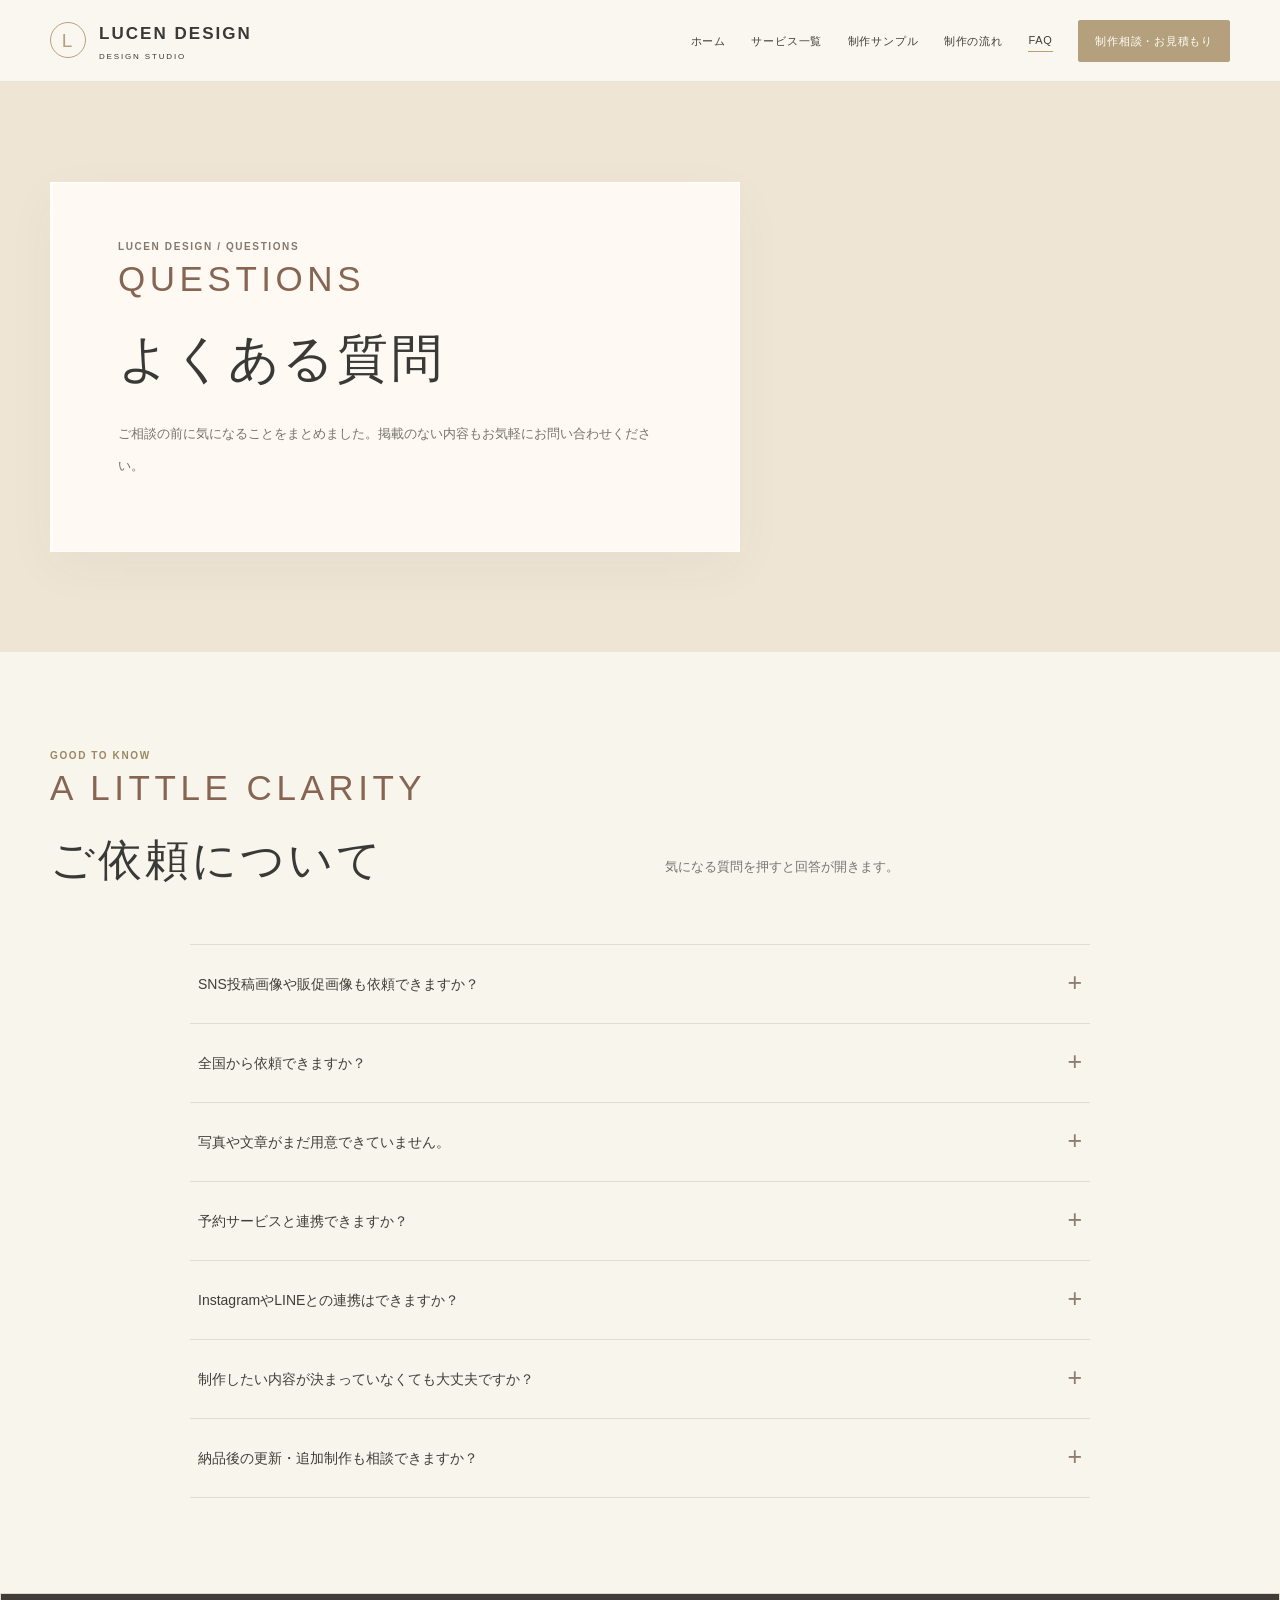
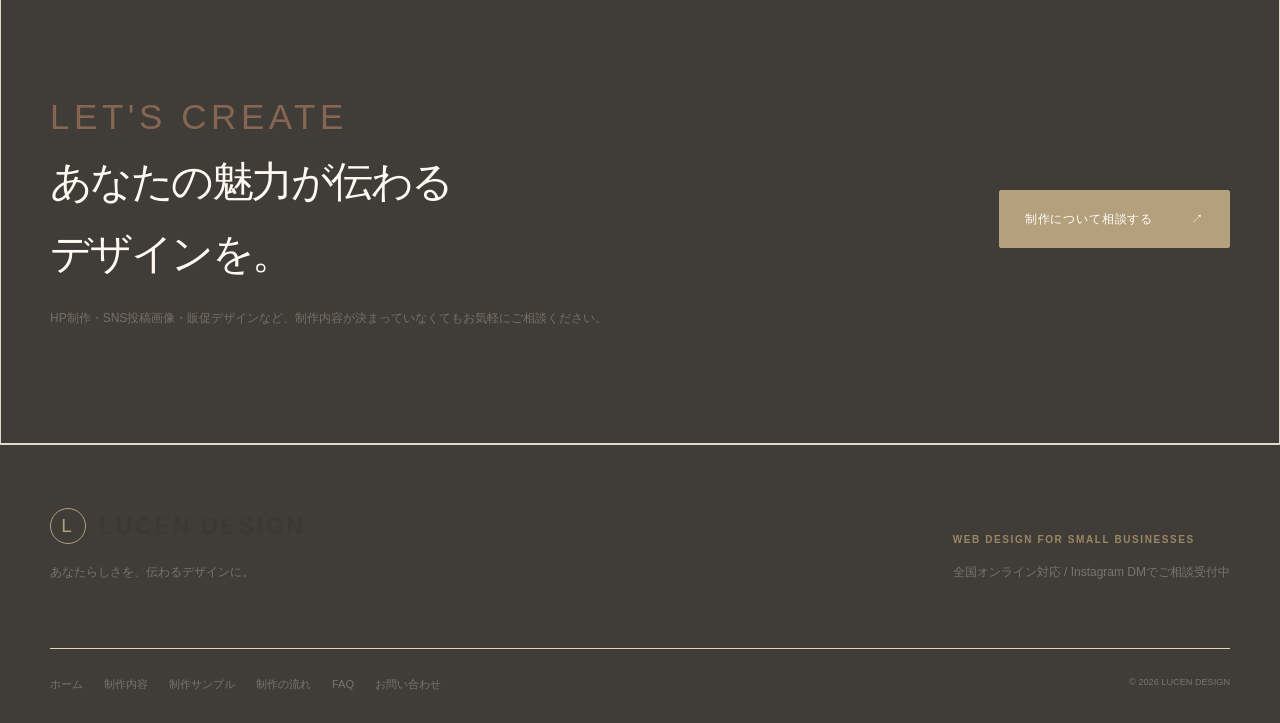
<file: faq/index.html>
<!doctype html><html lang="ja"><head><meta charset="utf-8"><meta name="viewport" content="width=device-width,initial-scale=1"><meta name="theme-color" content="#f8f5ed"><meta name="description" content="LUCEN DESIGNへのホームページ制作依頼についてのよくある質問。"><meta property="og:title" content="LUCEN DESIGN | よくある質問"><meta property="og:description" content="LUCEN DESIGNへのホームページ制作依頼についてのよくある質問。"><meta property="og:type" content="website"><link rel="canonical" href="https://vbpzvm6dhc-svg.github.io/shop-website-projects/faq/"><meta name="design-version" content="LUCEN Editorial Glass v5 Production | 2026-11-01"><title>よくある質問 | LUCEN DESIGN</title><style>
:root{--ink:#403d38;--muted:#756f65;--cream:#f8f5ed;--milk:#fffdf8;--stone:#e9e3da;--taupe:#b6a078;--forest:#b6a078;--line:rgba(76,67,57,.19);--sans:Arial,'Hiragino Kaku Gothic ProN',sans-serif;}
*{box-sizing:border-box}html{scroll-behavior:smooth;scroll-padding-top:86px}body{margin:0;background:var(--cream);font:400 14px/2 var(--sans);color:var(--ink);-webkit-font-smoothing:antialiased}
a{color:inherit;text-decoration:none}a:focus-visible,summary:focus-visible{outline:2px solid #b6a078;outline-offset:5px}button{font:inherit}img{max-width:100%;display:block}::selection{background:#dbcbbc;color:#292620}
.wrap{width:min(100% - 84px,1180px);margin-inline:auto}.eyebrow{display:block;font:600 10px/1.8 Arial,sans-serif;letter-spacing:.23em;text-transform:uppercase}.editorial-label{font-family:Arial,sans-serif;font-style:normal;font-weight:500;font-size:clamp(25px,3.2vw,44px);line-height:1.25;color:#b6a078;letter-spacing:.085em;display:block;text-transform:uppercase}.section{padding:108px 0}.section-head{display:grid;grid-template-columns:1fr 1fr;gap:50px;align-items:end;margin-bottom:48px}.section-head h2,.title{font-weight:400;font-size:clamp(29px,3.4vw,48px);line-height:1.65;letter-spacing:-.065em;margin:14px 0 0}.section-head p,.lead{color:var(--muted);font-size:13px;line-height:2.5}.muted{color:var(--muted)}.small{font-size:11px}.line{border-top:1px solid var(--line)}.button{display:inline-flex;align-items:center;justify-content:space-between;gap:38px;padding:16px 25px;background:var(--forest);color:white;font-size:12px;font-weight:500;letter-spacing:.04em;min-width:225px;transition:background .2s,transform .2s}.button:hover{background:#a48b5f;transform:translateY(-2px)}.button.ghost{background:transparent;color:var(--ink);border:1px solid #898075}.text-link{font-size:12px;letter-spacing:.04em;border-bottom:1px solid currentColor;padding-bottom:5px;display:inline-flex;gap:26px;align-items:center}.text-link:hover{opacity:.66}.footnote{font-size:11px;color:#847d73}
.site-header{height:82px;position:sticky;top:0;z-index:30;background:rgba(248,246,241,.92);border-bottom:1px solid rgba(70,63,54,.12);-webkit-backdrop-filter:blur(18px);backdrop-filter:blur(18px)}.header-inner{height:100%;display:flex;align-items:center;justify-content:space-between;gap:25px}.brand{display:flex;align-items:center;gap:13px;white-space:nowrap;font-size:17px;font-weight:600;letter-spacing:.12em}.brand-symbol{display:grid;place-items:center;border:1px solid #b6a078;width:36px;height:36px;border-radius:50%;font:400 19px/1 Arial,sans-serif;color:#b6a078}.brand small{display:block;font-size:8px;letter-spacing:.23em;font-weight:500;margin-top:0;line-height:1.6}.nav{display:flex;gap:clamp(12px,2vw,29px);align-items:center}.nav a{font-size:11px;white-space:nowrap;letter-spacing:.02em}.nav a[aria-current=page]{border-bottom:1px solid #655f56}.nav .contact-link{background:var(--forest);padding:9px 16px;color:#fff}.site-footer{background:#403d38;color:#e9e6de;padding:58px 0 28px}.footer-top{display:flex;justify-content:space-between;gap:35px;align-items:end;padding-bottom:52px}.footer-top .brand{font-size:23px}.footer-top p{font-size:12px;color:#756f65}.footer-links{border-top:1px solid #e0d4bf;padding-top:24px;display:flex;gap:21px;flex-wrap:wrap;font-size:11px;color:#dddcd4}.footer-links small{margin-left:auto;color:#756f65}
.hero{position:relative;min-height:730px;height:min(88svh,980px);background:#b7afa4 url('https://images.unsplash.com/photo-1497366811353-6870744d04b2?auto=format&fit=crop&w=2200&q=88') center 55%/cover no-repeat;isolation:isolate}.hero:after{content:"";position:absolute;inset:0;background:linear-gradient(90deg,rgba(26,26,22,.12),transparent 80%);z-index:-1}.hero-inner{height:100%;display:flex;align-items:center}.glass{background:rgba(252,249,242,.89);border:1px solid rgba(255,255,255,.77);box-shadow:0 25px 80px rgba(31,27,22,.16);backdrop-filter:blur(9px);-webkit-backdrop-filter:blur(9px)}.hero-panel{width:min(670px,67%);padding:clamp(35px,5vw,78px);position:relative}.hero-panel:after{content:"";display:block;width:65px;height:1px;background:#b6a078;margin-top:35px}.hero-panel .editorial-label{font-size:clamp(37px,5vw,66px);margin:0 0 -8px}.hero-panel h1{font-size:clamp(34px,4.1vw,59px);line-height:1.55;letter-spacing:-.07em;font-weight:400;margin:20px 0 25px}.hero-panel h1 span{display:block}.hero-panel p{font-size:13px;line-height:2.5;color:#5f594f;max-width:470px}.hero-actions{display:flex;align-items:center;gap:25px;flex-wrap:wrap;margin-top:34px}.hero-label{position:absolute;right:5vw;bottom:37px;font:500 10px/1.5 Arial,sans-serif;letter-spacing:.19em;color:white;text-shadow:0 1px 9px #333}.scroll-note{position:absolute;left:5vw;bottom:37px;font-size:10px;letter-spacing:.2em;color:#fff;text-shadow:0 1px 5px #333}
.ticker{border-bottom:1px solid var(--line);background:#fdfaf5}.ticker-inner{display:flex;justify-content:space-between;gap:20px;padding:16px 0;font:500 10px/1.8 Arial,sans-serif;letter-spacing:.19em;color:#8a8278}
.intro-grid{display:grid;grid-template-columns:37% 1fr;gap:9%;align-items:center}.portrait-frame{position:relative;min-height:540px}.portrait-frame img{height:540px;width:100%;object-fit:cover;filter:saturate(.74)}.portrait-label{position:absolute;bottom:-19px;right:-27px;background:rgba(251,249,245,.9);border:1px solid #fff;padding:20px 30px;backdrop-filter:blur(8px);font:400 27px/1.3 Arial,sans-serif;color:#b6a078}.intro-copy h2{font-size:clamp(28px,3.3vw,44px);line-height:1.8;font-weight:400;letter-spacing:-.065em;margin:10px 0 25px}.intro-copy p{color:var(--muted);font-size:13px;line-height:2.6}.intro-copy .text-link{margin-top:22px}
.work-section{background:#f3efe6}.projects{display:grid;grid-template-columns:1.16fr .84fr;gap:28px}.project{background:#f9f6ef;overflow:hidden;min-height:350px}.project-image{position:relative;height:380px;overflow:hidden;background:#cbb9a7}.project-image img{height:100%;width:100%;object-fit:cover;filter:saturate(.68)}.project-image:after{content:"";position:absolute;inset:0;background:linear-gradient(0deg,rgba(30,24,20,.42),transparent 65%)}.project-overlay{position:absolute;z-index:1;left:30px;bottom:28px;color:#fff;line-height:1.5}.project-overlay strong{font:400 clamp(27px,3vw,42px)/1.2 Arial,sans-serif;letter-spacing:.07em}.project-overlay small{display:block;font:500 10px/1.8 Arial,sans-serif;letter-spacing:.16em;margin-top:8px}.project-info{padding:25px 30px 30px;display:flex;justify-content:space-between;gap:20px;align-items:center}.project-info p{margin:0;font-size:11px;color:#6b655e;line-height:1.9}.project-info .arrow{font-size:24px}.project.alt .project-image{height:280px}.project.alt .project-info{padding-bottom:25px}.work-disclaimer{font-size:11px;color:#777168;margin:21px 0 0}
.values{display:grid;grid-template-columns:repeat(3,1fr);gap:28px;border-top:1px solid var(--line)}.value{padding-top:32px}.value .number{font:400 25px/1 Arial,sans-serif;color:#b6a078}.value h3{font-weight:500;font-size:19px;margin:23px 0 14px}.value p{font-size:12px;line-height:2.45;color:var(--muted)}
.story-strip{min-height:460px;display:flex;align-items:center;background:#bfb7ac url('https://images.unsplash.com/photo-1497366754035-f200968a6e72?auto=format&fit=crop&w=1400&q=85') center/cover no-repeat}.story-panel{padding:55px 65px;max-width:640px;margin-left:auto}.story-panel h2{font-size:clamp(26px,3vw,42px);font-weight:400;line-height:1.7;letter-spacing:-.06em;margin:0 0 23px}.story-panel p{font-size:12px;line-height:2.4;color:var(--muted)}
.steps{display:grid;grid-template-columns:repeat(4,1fr);gap:0;border-top:1px solid var(--line)}.step{padding:30px 23px 10px;border-right:1px solid var(--line)}.step:first-child{padding-left:0}.step:last-child{border-right:0}.step b{font:400 27px Arial,sans-serif;color:#b6a078}.step h3{font-size:16px;font-weight:500;margin:24px 0 10px}.step p{font-size:11px;line-height:2.2;color:var(--muted)}
.cta-section{background:#f0eadf;color:#fff;padding:100px 0}.cta-grid{display:flex;justify-content:space-between;align-items:center;gap:40px}.cta-grid h2{font-size:clamp(30px,3.3vw,46px);line-height:1.7;font-weight:400;letter-spacing:-.06em;margin:6px 0 18px}.cta-grid p{font-size:12px;color:#E1D1C2}.cta-grid .editorial-label{color:#b6a078}.cta-grid .button{background:#f8f5f0;color:#403d38}
.subhero{min-height:570px;background:#c8c0b6 url('https://images.unsplash.com/photo-1497366754035-f200968a6e72?auto=format&fit=crop&w=1400&q=85') center/cover no-repeat;display:flex;align-items:center}.subhero .glass{padding:55px 65px;width:min(690px,70%)}.subhero .editorial-label{font-size:55px;margin-bottom:-4px}.subhero h1{font-size:clamp(34px,4vw,57px);line-height:1.6;font-weight:400;letter-spacing:-.065em;margin:0 0 18px}.subhero p{font-size:13px;color:#655f55;line-height:2.5}.subhero .eyebrow{color:#84786e}.article-section{padding:95px 0}.article-grid{display:grid;grid-template-columns:1fr 1fr;gap:35px}.editorial-card{background:#fffdf8;border:1px solid var(--line);padding:34px;min-height:190px}.editorial-card h3{font-weight:500;font-size:19px;letter-spacing:-.02em;margin:0 0 13px}.editorial-card p{font-size:12px;color:var(--muted);line-height:2.5;margin:0}.editorial-card .eyebrow{color:#aa9583;margin-bottom:14px}.mini-list{padding:0;list-style:none}.mini-list li{padding:20px 0;border-bottom:1px solid var(--line);font-size:13px;color:var(--muted)}.mini-list li strong{display:inline-block;min-width:135px;color:var(--ink);font-weight:500}
.detail-visual{display:grid;grid-template-columns:1fr 1fr;gap:40px;align-items:center}.detail-visual img{width:100%;height:460px;object-fit:cover}.detail-visual h2{font-size:clamp(30px,3vw,45px);font-weight:400;line-height:1.65}.detail-visual p{font-size:13px;color:var(--muted);line-height:2.55}.detail-visual .editorial-label{font-size:49px}
.faq-list{max-width:900px;margin:auto;border-top:1px solid var(--line)}details{border-bottom:1px solid var(--line)}summary{cursor:pointer;padding:25px 8px;display:flex;justify-content:space-between;gap:25px;list-style:none;font-size:14px;font-weight:500}summary::-webkit-details-marker{display:none}summary:after{content:'+';font-size:25px;line-height:1;color:#8d7d70}details[open] summary:after{content:'−'}details p{padding:0 8px 26px;margin:0;font-size:12px;color:var(--muted);line-height:2.5}
.contact-panel{display:grid;grid-template-columns:1fr 1fr;gap:8%;align-items:center}.contact-panel h2{font-size:clamp(30px,3.5vw,48px);line-height:1.65;letter-spacing:-.06em;font-weight:400}.contact-panel p{font-size:13px;color:var(--muted);line-height:2.5}.contact-panel .button{margin-top:17px}.contact-panel img{width:100%;height:480px;object-fit:cover}
@media(max-width:980px){.wrap{width:min(100% - 50px,1180px)}.nav{gap:13px}.nav a{font-size:10px}.header-inner{gap:12px}.hero-panel{width:min(680px,78%)}.projects{grid-template-columns:1fr 1fr}}
@media(max-width:720px){html{scroll-padding-top:115px}.site-header{height:auto;position:relative}.header-inner{display:block;padding:17px 0}.brand{margin-bottom:13px}.nav{display:flex;justify-content:flex-start;flex-wrap:wrap;gap:7px 17px}.nav a{font-size:10px}.nav .contact-link{padding:4px 11px}.wrap{width:min(100% - 36px,1180px)}.hero{height:auto;min-height:700px;background-position:58% center}.hero-inner{padding:80px 0;min-height:700px}.hero-panel{width:100%;padding:38px 27px}.hero-panel .editorial-label{font-size:46px}.hero-panel h1{font-size:clamp(31px,7.7vw,45px)}.hero-panel p{font-size:12px}.hero-actions{gap:18px}.hero-label,.scroll-note{bottom:17px;font-size:8px}.ticker-inner{font-size:8px}.ticker-inner span:nth-child(2){display:none}.section{padding:73px 0}.section-head{grid-template-columns:1fr;gap:6px;margin-bottom:32px}.section-head h2{font-size:32px}.intro-grid,.detail-visual,.contact-panel{grid-template-columns:1fr;gap:44px}.portrait-frame{min-height:350px}.portrait-frame img{height:380px}.portrait-label{right:0}.projects{grid-template-columns:1fr}.project-image,.project.alt .project-image{height:300px}.values{grid-template-columns:1fr}.value{padding-bottom:13px}.story-strip{padding:60px 0;min-height:410px}.story-panel{padding:33px 27px;margin:0}.steps{grid-template-columns:1fr 1fr}.step{border-bottom:1px solid var(--line);padding:22px!important}.step:nth-child(2){border-right:0}.cta-grid{display:block}.cta-grid .button{margin-top:28px}.subhero{min-height:560px;background-position:60% center}.subhero .glass{width:100%;padding:42px 30px}.article-grid{grid-template-columns:1fr;gap:18px}.article-section{padding:70px 0}.contact-panel img,.detail-visual img{height:330px}.footer-top{display:block}.footer-links small{margin-left:0;width:100%}}
@media(max-width:420px){.hero-panel{padding:33px 23px}.hero-panel h1{font-size:32px}.hero-panel .editorial-label{font-size:40px}.hero-actions .button{min-width:0;gap:15px}.hero-actions .text-link{font-size:11px}.steps{grid-template-columns:1fr}.step{border-right:0}.subhero .editorial-label{font-size:43px}.section-head h2{font-size:29px}}
@media(prefers-reduced-motion:reduce){html{scroll-behavior:auto}*,*:before,*:after{transition:none!important}}


/* Editorial Glass v4: cocoa and ivory, upright readable typography */
:root{--cream:#f8f5ed;--ink:#403d38;--muted:#75665B;--milk:#FFFCF7;--stone:#EBDFD3;--taupe:#A98875;--forest:#b6a078;--line:rgba(103,74,58,.2);--sans:-apple-system,BlinkMacSystemFont,"Hiragino Kaku Gothic ProN","Yu Gothic",Meiryo,Arial,sans-serif}
html,body{background:#f8f5ed!important;color:#403d38!important;font-family:var(--sans)!important}
.site-header{background:rgba(250,246,240,.96)!important}
.ticker,.section{background-color:#f8f5ed}
.work-section{background:#ECE0D5!important}
.site-footer,.cta-section{background:#403d38!important;color:#FFF9F1!important}
.nav .contact-link,.button{background:#b6a078!important;color:white!important}
.button:hover{background:#604233!important}
.glass{background:rgba(255,251,245,.92)!important;border-color:rgba(255,255,255,.85)!important}
.editorial-label,.hero-panel .editorial-label,.subhero .editorial-label,.cta-grid .editorial-label,.detail-visual .editorial-label,.portrait-label{
font-family:Arial,Helvetica,sans-serif!important;font-style:normal!important;font-weight:500!important;letter-spacing:.13em!important;text-transform:uppercase!important;line-height:1.3!important;color:#866553!important;font-size:clamp(22px,3vw,35px)!important}
.hero-panel .editorial-label,.subhero .editorial-label{margin-bottom:16px!important}
.portrait-label{font-size:15px!important}
.project-overlay strong{font-family:Arial,Helvetica,sans-serif!important;font-weight:500!important;letter-spacing:.1em!important}
@media(max-width:720px){.editorial-label,.hero-panel .editorial-label,.subhero .editorial-label{font-size:clamp(20px,5vw,28px)!important}}

/* Production QA v5 — consistent brown palette and readable small text */
@media(max-width:720px){.nav a,.footer-links a,.project-info p,.value p,.step p,.work-disclaimer,.eyebrow,.footnote{font-size:12px!important;line-height:1.85}.nav{row-gap:8px}.hero-panel p,.subhero p{font-size:13px!important;line-height:2.2}.hero-panel{max-width:640px}.header-inner{padding-block:16px}}
.skip-link{position:absolute;left:12px;top:-80px;background:#403d38;color:#fff;padding:9px 14px;z-index:999}.skip-link:focus{top:12px}
</style><link rel="icon" type="image/svg+xml" href="../favicon.svg"><link rel="stylesheet" href="../ivory-theme.css?v=14"></head><body><a class="skip-link" href="#main">本文へスキップ</a><header class="site-header"><div class="wrap header-inner"><a class="brand" href="../" aria-label="LUCEN DESIGN ホーム"><span class="brand-symbol" aria-hidden="true">L</span><span>LUCEN DESIGN<small>DESIGN STUDIO</small></span></a><nav class="nav" aria-label="メインナビゲーション"><a href="../">ホーム</a><a href="../#design-services">サービス一覧</a><a href="../works/">制作サンプル</a><a href="../process/">制作の流れ</a><a href="../faq/" aria-current="page">FAQ</a><a href="https://www.instagram.com/lucen.design/" target="_blank" rel="noopener noreferrer" class="contact-link">制作相談・お見積もり</a></nav></div></header><main id="main"><section class="subhero" style="background-image:url('https://images.unsplash.com/photo-1497366754035-f200968a6e72?auto=format&fit=crop&w=1400&q=85')"><div class="wrap"><div class="glass"><span class="eyebrow">LUCEN DESIGN / QUESTIONS</span><span class="editorial-label" lang="en">Questions</span><h1>よくある質問</h1><p>ご相談の前に気になることをまとめました。掲載のない内容もお気軽にお問い合わせください。</p></div></div></section>
<section class="article-section"><div class="wrap"><div class="section-head"><div><span class="eyebrow">GOOD TO KNOW</span><span class="editorial-label">A little clarity</span><h2>ご依頼について</h2></div><p>気になる質問を押すと回答が開きます。</p></div><div class="faq-list"><details><summary>SNS投稿画像や販促画像も依頼できますか？</summary><p>はい。Instagram投稿画像・テンプレート、イベント告知やキャンペーン用の販促デザインなどをご相談いただけます。制作点数・サイズ・内容に応じて個別にお見積もりします。</p></details><details><summary>全国から依頼できますか？</summary><p>はい。全国からオンラインでご相談いただけます。</p></details><details><summary>写真や文章がまだ用意できていません。</summary><p>必要な素材や情報を一緒に整理します。文章作成や素材のご用意についても、ご希望に応じて対応範囲をご案内します。</p></details><details><summary>予約サービスと連携できますか？</summary><p>既存の予約サービスへのリンク設置や予約ボタンの配置に対応します。独自の予約システム開発は標準的な制作には含めていません。</p></details><details><summary>InstagramやLINEとの連携はできますか？</summary><p>はい。運用中のInstagramやLINE公式アカウントなどへアクセスしやすいリンクやボタンを設置できます。</p></details><details><summary>制作したい内容が決まっていなくても大丈夫ですか？</summary><p>はい。HP・SNS・販促デザインの中から、目的や掲載したい内容を伺いながら制作範囲を整理します。</p></details><details><summary>納品後の更新・追加制作も相談できますか？</summary><p>はい。サイトの更新やSNS画像の追加制作など、内容や頻度に応じてご相談を承ります。</p></details></div></div></section><section class="cta-section"><div class="wrap cta-grid"><div><span class="editorial-label" lang="en">Let's create</span><h2>あなたの魅力が伝わる<br>デザインを。</h2><p>HP制作・SNS投稿画像・販促デザインなど、制作内容が決まっていなくてもお気軽にご相談ください。</p></div><a class="button" href="../contact/">制作について相談する <span aria-hidden="true">↗</span></a></div></section></main><footer class="site-footer"><div class="wrap"><div class="footer-top"><div><a href="../" class="brand"><span class="brand-symbol" aria-hidden="true">L</span>LUCEN DESIGN</a><p>あなたらしさを、伝わるデザインに。</p></div><div><span class="eyebrow">WEB DESIGN FOR SMALL BUSINESSES</span><p>全国オンライン対応 / Instagram DMでご相談受付中</p></div></div><div class="footer-links"><a href="../">ホーム</a><a href="../services/">制作内容</a><a href="../works/">制作サンプル</a><a href="../process/">制作の流れ</a><a href="../faq/">FAQ</a><a href="../contact/">お問い合わせ</a><small>© 2026 LUCEN DESIGN</small></div></div></footer></body></html>
</file>
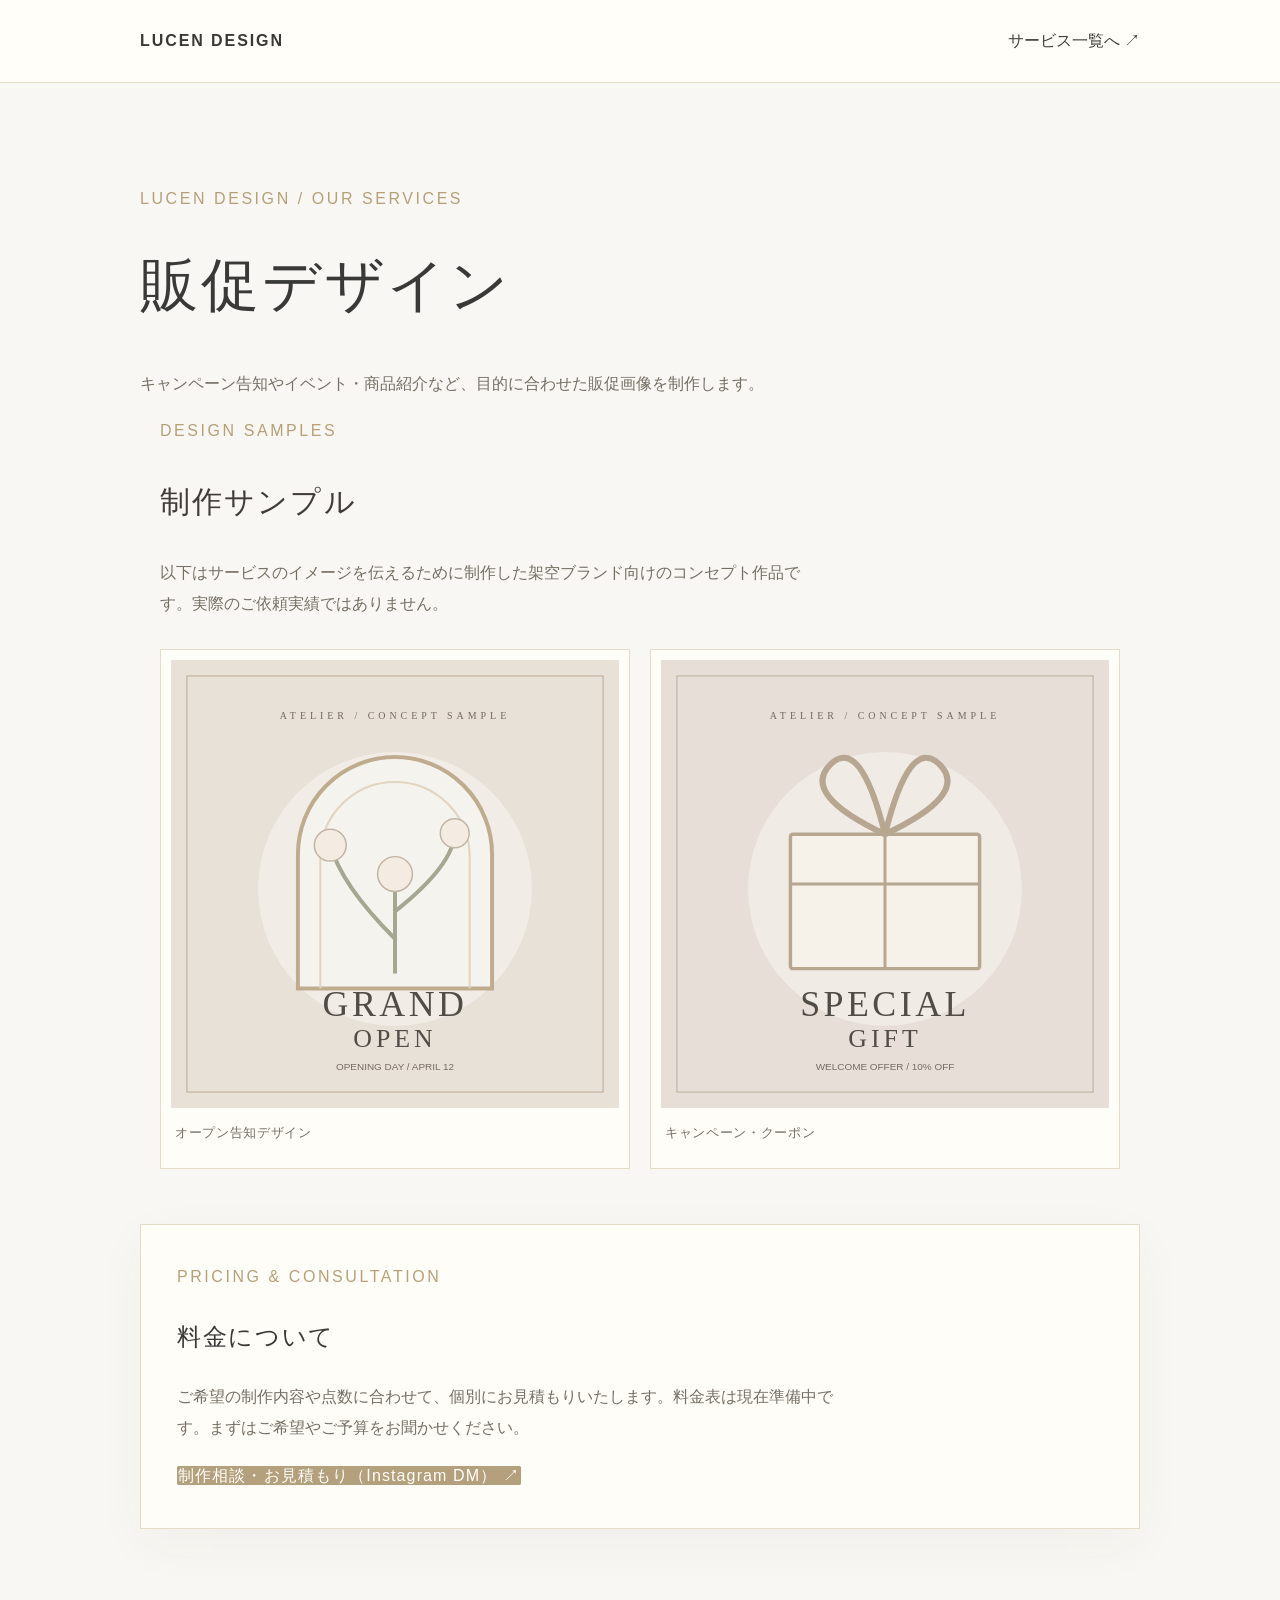
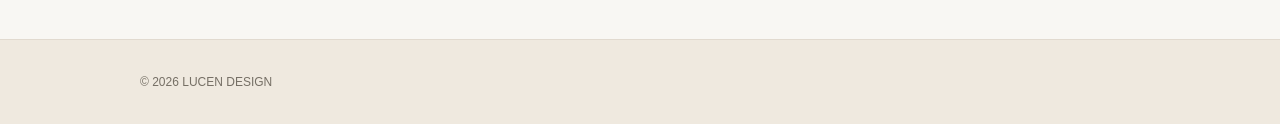
<file: promotion/index.html>
<!doctype html><html lang="ja"><head><meta charset="utf-8"><meta name="viewport" content="width=device-width,initial-scale=1"><meta name="theme-color" content="#f8f5ed"><meta name="description" content="LUCEN DESIGNの販促デザイン。キャンペーン告知やイベント・商品紹介など、目的に合わせた販促画像を制作します。"><title>販促デザイン・料金について | LUCEN DESIGN</title><link rel="stylesheet" href="../ivory-theme.css?v=14"><style>body{margin:0;font-family:Arial,'Hiragino Kaku Gothic ProN',sans-serif;line-height:2}a{text-decoration:none}.simple-wrap{width:min(100% - 40px,1000px);margin:auto}.simple-header{padding:25px 0;border-bottom:1px solid #e6dbc6}.simple-header .simple-wrap{display:flex;justify-content:space-between;gap:15px;align-items:center}.simple-header a{color:#403d38}.simple-main{padding:100px 0 110px}.simple-main .eyebrow{color:#b6a078}.simple-main h1{font-size:clamp(34px,5vw,58px);font-weight:400;margin:12px 0 20px}.simple-main p{max-width:670px;color:#756f65}.simple-panel{margin-top:50px;padding:36px;background:#fffdf8;border:1px solid #e6dbc6}.simple-panel h2{font-weight:400;font-size:24px}.simple-panel .button{margin-top:18px}.simple-footer{padding:30px 0;background:#efe9df;color:#756f65;font-size:12px}@media(max-width:600px){.simple-main{padding:65px 0}.simple-header .simple-wrap{flex-wrap:wrap}}.sample-grid{display:grid;grid-template-columns:repeat(auto-fit,minmax(190px,1fr));gap:20px;margin:30px 0 55px}.sample-card{margin:0;background:#fffdf8;border:1px solid #e6dbc6;padding:10px}.sample-card img{display:block;width:100%;aspect-ratio:1;object-fit:cover}.sample-card figcaption{padding:12px 4px;color:#756f65;font-size:13px}</style></head><body><header class="simple-header"><div class="simple-wrap"><a href="../"><strong>LUCEN DESIGN</strong></a><a href="../#design-services">サービス一覧へ ↗</a></div></header><main class="simple-main"><div class="simple-wrap"><span class="eyebrow">LUCEN DESIGN / OUR SERVICES</span><h1>販促デザイン</h1><p>キャンペーン告知やイベント・商品紹介など、目的に合わせた販促画像を制作します。</p><section class="simple-wrap" aria-label="制作サンプル"><span class="eyebrow">DESIGN SAMPLES</span><h2 style="font-weight:400;font-size:30px;color:#403d38">制作サンプル</h2><p style="color:#756f65">以下はサービスのイメージを伝えるために制作した架空ブランド向けのコンセプト作品です。実際のご依頼実績ではありません。</p><div class="sample-grid"><figure class="sample-card"><img src="../samples/promo-open.svg" alt="オープン告知デザインの架空ブランド向け制作サンプル" loading="lazy"><figcaption>オープン告知デザイン</figcaption></figure><figure class="sample-card"><img src="../samples/promo-coupon.svg" alt="キャンペーン・クーポンの架空ブランド向け制作サンプル" loading="lazy"><figcaption>キャンペーン・クーポン</figcaption></figure></div></section><div class="simple-panel"><span class="eyebrow">PRICING & CONSULTATION</span><h2>料金について</h2><p>ご希望の制作内容や点数に合わせて、個別にお見積もりいたします。料金表は現在準備中です。まずはご希望やご予算をお聞かせください。</p><a class="button" href="https://www.instagram.com/lucen.design/" target="_blank" rel="noopener noreferrer">制作相談・お見積もり（Instagram DM） ↗</a></div></div></main><footer class="simple-footer"><div class="simple-wrap">© 2026 LUCEN DESIGN</div></footer></body></html>
</file>
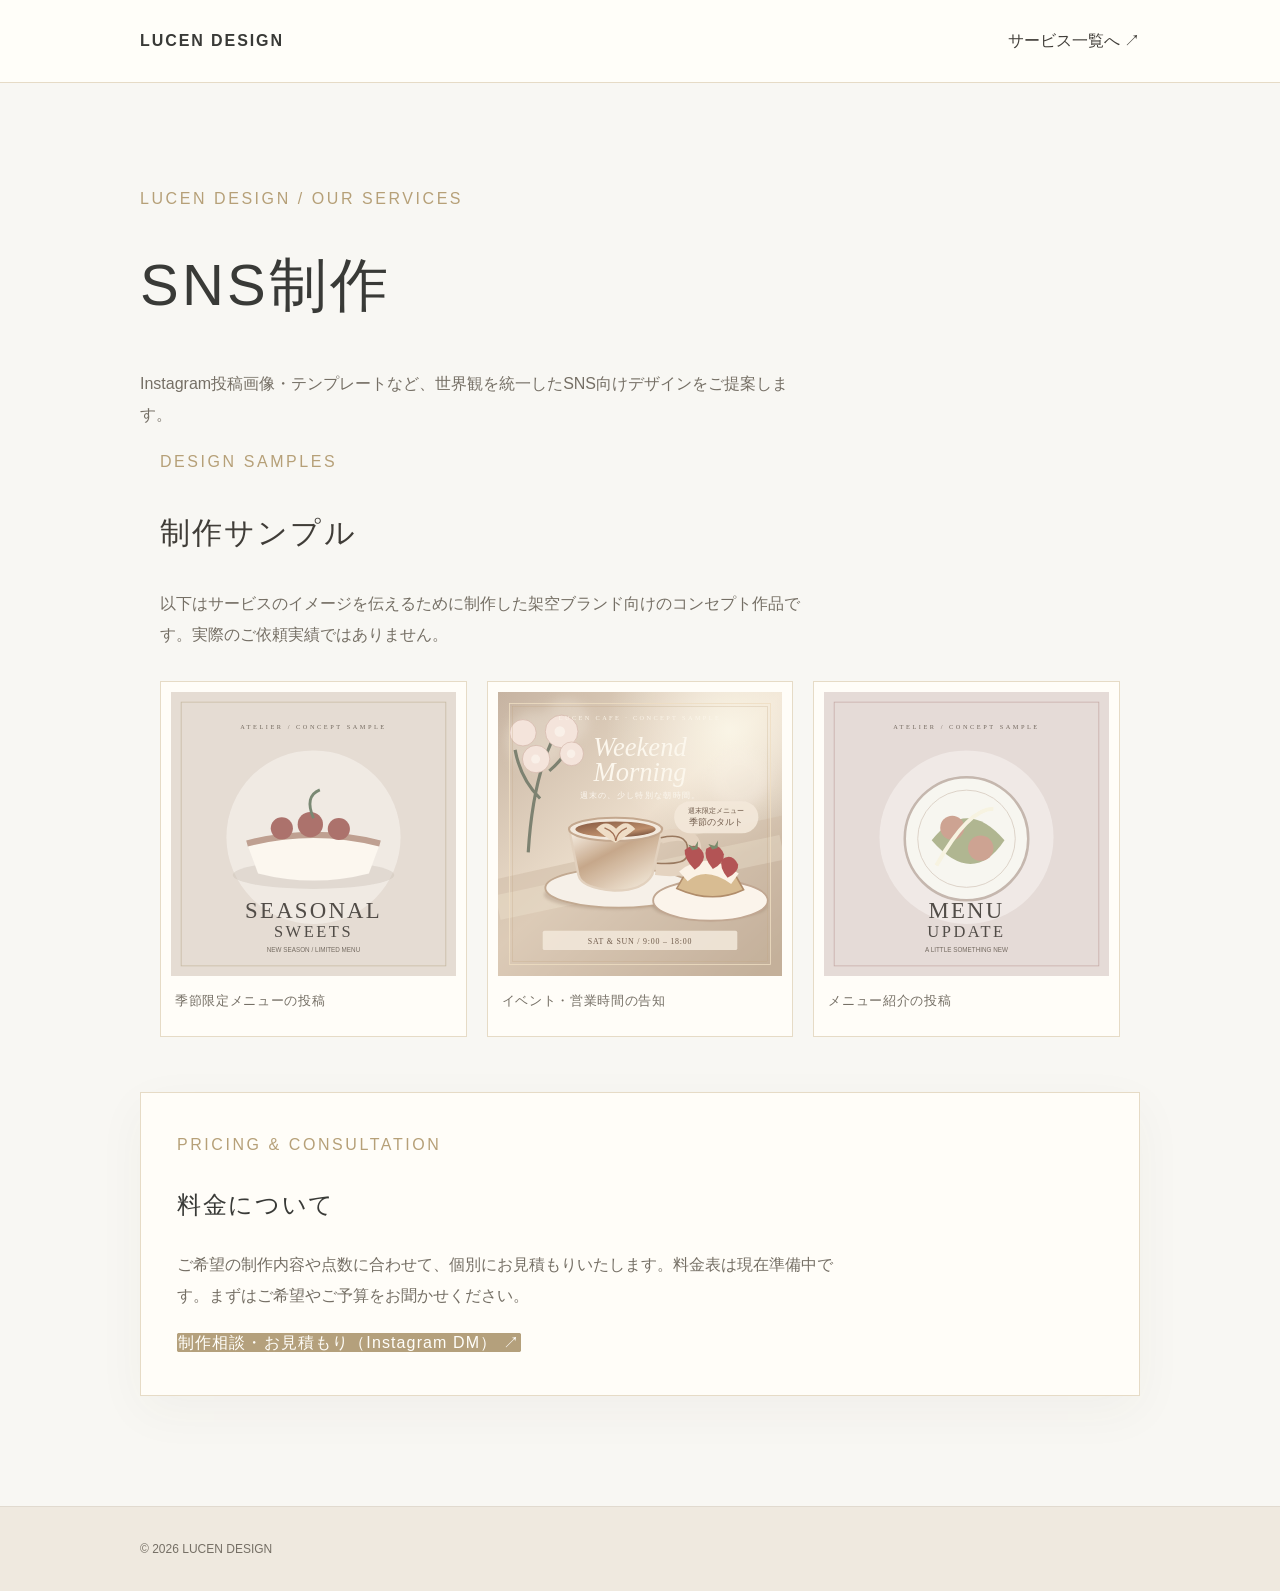
<file: sns/index.html>
<!doctype html><html lang="ja"><head><meta charset="utf-8"><meta name="viewport" content="width=device-width,initial-scale=1"><meta name="theme-color" content="#f8f5ed"><meta name="description" content="LUCEN DESIGNのSNS制作。Instagram投稿画像・テンプレートなど、世界観を統一したSNS向けデザインをご提案します。"><title>SNS制作・料金について | LUCEN DESIGN</title><link rel="stylesheet" href="../ivory-theme.css?v=14"><style>body{margin:0;font-family:Arial,'Hiragino Kaku Gothic ProN',sans-serif;line-height:2}a{text-decoration:none}.simple-wrap{width:min(100% - 40px,1000px);margin:auto}.simple-header{padding:25px 0;border-bottom:1px solid #e6dbc6}.simple-header .simple-wrap{display:flex;justify-content:space-between;gap:15px;align-items:center}.simple-header a{color:#403d38}.simple-main{padding:100px 0 110px}.simple-main .eyebrow{color:#b6a078}.simple-main h1{font-size:clamp(34px,5vw,58px);font-weight:400;margin:12px 0 20px}.simple-main p{max-width:670px;color:#756f65}.simple-panel{margin-top:50px;padding:36px;background:#fffdf8;border:1px solid #e6dbc6}.simple-panel h2{font-weight:400;font-size:24px}.simple-panel .button{margin-top:18px}.simple-footer{padding:30px 0;background:#efe9df;color:#756f65;font-size:12px}@media(max-width:600px){.simple-main{padding:65px 0}.simple-header .simple-wrap{flex-wrap:wrap}}.sample-grid{display:grid;grid-template-columns:repeat(auto-fit,minmax(190px,1fr));gap:20px;margin:30px 0 55px}.sample-card{margin:0;background:#fffdf8;border:1px solid #e6dbc6;padding:10px}.sample-card img{display:block;width:100%;aspect-ratio:1;object-fit:cover}.sample-card figcaption{padding:12px 4px;color:#756f65;font-size:13px}</style></head><body><header class="simple-header"><div class="simple-wrap"><a href="../"><strong>LUCEN DESIGN</strong></a><a href="../#design-services">サービス一覧へ ↗</a></div></header><main class="simple-main"><div class="simple-wrap"><span class="eyebrow">LUCEN DESIGN / OUR SERVICES</span><h1>SNS制作</h1><p>Instagram投稿画像・テンプレートなど、世界観を統一したSNS向けデザインをご提案します。</p><section class="simple-wrap" aria-label="制作サンプル"><span class="eyebrow">DESIGN SAMPLES</span><h2 style="font-weight:400;font-size:30px;color:#403d38">制作サンプル</h2><p style="color:#756f65">以下はサービスのイメージを伝えるために制作した架空ブランド向けのコンセプト作品です。実際のご依頼実績ではありません。</p><div class="sample-grid"><figure class="sample-card"><img src="../samples/sns-seasonal.svg" alt="季節限定メニューの投稿の架空ブランド向け制作サンプル" loading="lazy"><figcaption>季節限定メニューの投稿</figcaption></figure><figure class="sample-card"><img src="../samples/sns-event.svg?v=3" alt="イベント・営業時間の告知の架空ブランド向け制作サンプル" loading="lazy"><figcaption>イベント・営業時間の告知</figcaption></figure><figure class="sample-card"><img src="../samples/sns-menu.svg" alt="メニュー紹介の投稿の架空ブランド向け制作サンプル" loading="lazy"><figcaption>メニュー紹介の投稿</figcaption></figure></div></section><div class="simple-panel"><span class="eyebrow">PRICING & CONSULTATION</span><h2>料金について</h2><p>ご希望の制作内容や点数に合わせて、個別にお見積もりいたします。料金表は現在準備中です。まずはご希望やご予算をお聞かせください。</p><a class="button" href="https://www.instagram.com/lucen.design/" target="_blank" rel="noopener noreferrer">制作相談・お見積もり（Instagram DM） ↗</a></div></div></main><footer class="simple-footer"><div class="simple-wrap">© 2026 LUCEN DESIGN</div></footer></body></html>
</file>
<file: ivory-theme.css>
/* LUCEN DESIGN — champagne gold / ivory theme v10. No dusty-blue rules. */
:root{--ink:#403d38;--muted:#756f65;--cream:#f8f5ed;--milk:#fffdf8;--stone:#eee8de;--taupe:#b6a078;--forest:#b6a078;--line:rgba(182,160,120,.23)}
body{background:#f8f5ed;color:var(--ink)}
.site-header{background:rgba(255,253,248,.97);border-bottom:1px solid #e8dfcf;box-shadow:0 3px 25px rgba(83,70,46,.035)}
.brand{color:#403d38}.brand-symbol{color:#b6a078;border-color:#b6a078}
.nav a[aria-current=page]{border-bottom-color:#b6a078}
.nav .contact-link,.button,.cta-grid .button{background:#b6a078;color:#292820;border-radius:2px}
.nav .contact-link:hover,.button:hover,.cta-grid .button:hover{background:#a48b5f;color:#292820}
.button.ghost{background:#fffdf8;color:#403d38;border-color:#d9c9a9}
.hero{background-color:#eee5d5;background-blend-mode:screen}
.hero:after{background:linear-gradient(90deg,rgba(250,246,237,.25),rgba(251,248,242,.06))}
.glass{background:rgba(255,253,248,.96);border:1px solid #e9dfca;box-shadow:0 14px 48px rgba(83,70,46,.06)}
.hero-panel{border-left:3px solid #b6a078}
.hero-panel:after{background:#b6a078}
.editorial-label,.portrait-label{color:#b6a078}
.hero-panel h1,.subhero h1{color:#403d38}
.hero-panel p,.subhero p{color:#756f65}
.hero-actions .text-link{color:#8d7957;border-bottom-color:#b6a078}
.ticker,.ticker-inner{background:#f8f3e9;color:#978464}
.eyebrow,.editorial-card .eyebrow{color:#a18b63}
.work-section{background:#f3efe6}
.project,.editorial-card{background:#fffdf8;border:1px solid #e9dfca;box-shadow:0 10px 28px rgba(83,70,46,.035)}
.project-image{background:#e2d4c1}
.portrait-label{background:#fffdf8;border:1px solid #e9dfca}
.story-strip,.subhero{background-color:#eee5d5;background-blend-mode:screen}
.story-panel,.subhero .glass{border-left:3px solid #b6a078}
.cta-section{background:#f0eadf;color:#403d38;border:1px solid #e4d9c3}
.cta-grid p{color:#756f65}.cta-grid .editorial-label{color:#b6a078}
.site-footer{background:#efe9df;color:#403d38;border-top:1px solid #e4d9c3}
.footer-top p,.footer-links,.footer-links small,.project-info p,.work-disclaimer,.footnote{color:#756f65}
.footer-links{border-top-color:#e0d4bf}
.value .number,.step b{color:#b6a078}
a:focus-visible,summary:focus-visible{outline-color:#b6a078}
@media(max-width:700px){.hero-panel{border-left-width:2px}}

/* Service navigation */
.lucen-service-grid{display:grid;grid-template-columns:repeat(3,minmax(0,1fr));gap:18px}
.lucen-service-card{background:#fffdf8;border:1px solid #e6dbc6;padding:38px 30px;display:flex;flex-direction:column;min-height:280px}
.lucen-service-card h3{font-size:25px;font-weight:400;margin:18px 0 12px;color:#403d38}
.lucen-service-card p{font-size:13px;line-height:2.1;color:#756f65;margin:0 0 24px}
.lucen-service-card a{margin-top:auto;color:#89714b;border-bottom:1px solid #b6a078;padding-bottom:8px;font-size:12px;align-self:flex-start}
.lucen-consult{margin-top:28px;padding:34px 38px;background:#f0eadf;border:1px solid #e3d7bf;display:flex;align-items:center;justify-content:space-between;gap:25px}
.lucen-consult h3{font-weight:400;font-size:24px;margin:8px 0}
.lucen-consult p{color:#756f65;margin:0;font-size:12px}
@media(max-width:760px){.lucen-service-grid{grid-template-columns:1fr}.lucen-service-card{min-height:210px}.lucen-consult{flex-direction:column;align-items:flex-start;padding:28px}}

/* LUCEN Editorial Minimal — unified site-wide design, v14 */
:root{--ink:#393a37;--muted:#77746e;--cream:#f8f7f3;--milk:#fffefa;--stone:#eeebe5;--taupe:#b4a07c;--forest:#b4a07c;--line:rgba(126,115,97,.19)}
html{scroll-behavior:smooth}
body{background:#f8f7f3;color:#393a37;-webkit-font-smoothing:antialiased}
body,h1,h2,h3,h4,p,a,button{font-feature-settings:"palt" 1}
h1,h2,h3{letter-spacing:.045em}
p{line-height:1.95}
a{transition:color .22s ease,background-color .22s ease,border-color .22s ease,opacity .22s ease}
a:hover{opacity:.88}
.site-header,.simple-header{background:rgba(255,254,250,.96);border-bottom:1px solid #e8e3d9;box-shadow:none}
.brand,.simple-header strong{color:#393a37;letter-spacing:.12em}
.brand-symbol{color:#b4a07c;border-color:#b4a07c}
.nav a{letter-spacing:.07em}
.nav .contact-link,.button,.cta-grid .button{background:#b4a07c!important;color:#fffefa!important;border:1px solid #b4a07c!important;box-shadow:none!important;border-radius:2px!important;font-weight:500;letter-spacing:.07em}
.nav .contact-link:hover,.button:hover,.cta-grid .button:hover{background:#9f8964!important;border-color:#9f8964!important}
.button.ghost{background:transparent!important;color:#393a37!important;border-color:#c7bba7!important}
.hero-panel.glass,.glass,.simple-panel{background:rgba(255,254,250,.96);box-shadow:0 15px 48px rgba(65,58,47,.045);border-color:#e9e4da}
.hero-panel{border-left:2px solid #b4a07c}
.hero-panel h1,.subhero h1,.simple-main h1{color:#393a37;letter-spacing:.055em}
.hero-panel p,.subhero p,.simple-main p{color:#77746e}
.eyebrow,.editorial-label,.portrait-label{color:#9c8764;letter-spacing:.16em}
.section-head h2,.intro-copy h2,.simple-main h2{color:#393a37;letter-spacing:.07em}
.ticker,.ticker-inner{background:#f2eee7;color:#93846f}
.work-section{background:#f3f0e9}
.project,.editorial-card,.lucen-service-card,.sample-card{background:#fffefa;border:1px solid #e8e2d7;box-shadow:none}
.project img,.portrait-frame img,.sample-card img{filter:saturate(.83) contrast(.98)}
.lucen-service-grid{gap:22px}
.lucen-service-card{padding:40px 32px;min-height:285px;transition:transform .25s ease,border-color .25s ease}
.lucen-service-card:hover{transform:translateY(-3px);border-color:#c8b99d}
.lucen-service-card h3{font-size:25px;color:#393a37;letter-spacing:.08em}
.lucen-service-card p{color:#77746e}
.lucen-service-card a,.hero-actions .text-link{color:#8b7859;border-bottom-color:#b4a07c}
.lucen-consult,.cta-section{background:#eee9df;border:1px solid #e1d8c9;color:#393a37;box-shadow:none}
.site-footer,.simple-footer{background:#eeebe5;color:#393a37;border-top:1px solid #e1dacf}
.footer-top p,.footer-links,.footer-links small{color:#77746e}
.simple-main{padding:84px 0 105px}
.simple-main .simple-wrap>h1{margin-bottom:25px}
.simple-panel{border-left:2px solid #b4a07c;padding:42px}
.sample-grid{gap:24px}
.sample-card{padding:12px}
.sample-card figcaption{font-size:12px;letter-spacing:.05em}
a:focus-visible,button:focus-visible{outline:2px solid #b4a07c;outline-offset:3px}
@media(max-width:760px){.lucen-service-grid{grid-template-columns:1fr;gap:14px}.lucen-service-card{min-height:215px;padding:30px 26px}.simple-main{padding:55px 0 75px}.simple-panel{padding:26px}.lucen-consult{padding:28px}.hero-panel{border-left-width:2px}}
@media(prefers-reduced-motion:reduce){html{scroll-behavior:auto}a,.lucen-service-card{transition:none}}
</file>
